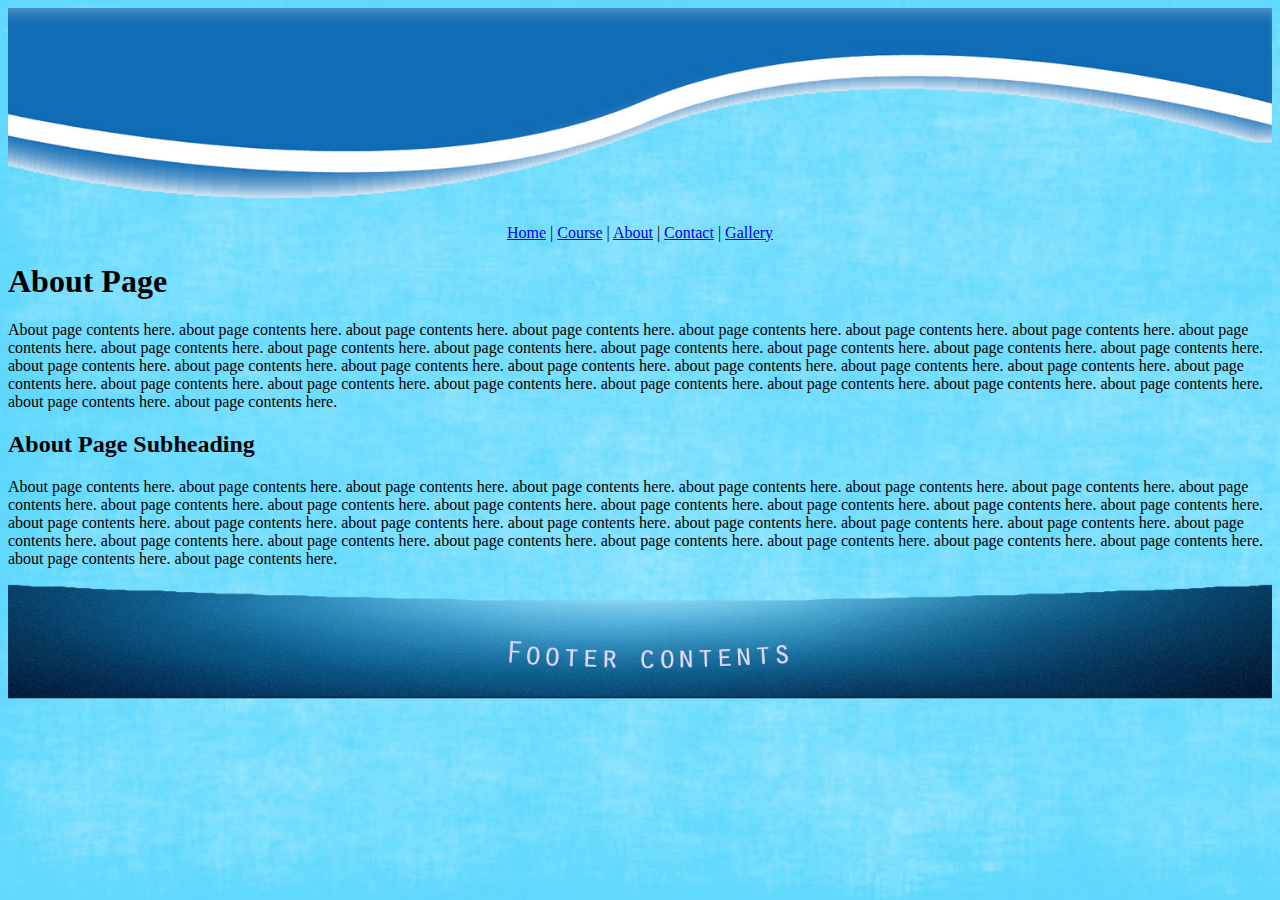
<file: about.html>
<!DOCTYPE html>
<html>
<head>

<title>Exercise Home Page</title>
<link rel="shortcut icon" href="../img/favicon.ico" type="image/x-icon">


<style>
body {
  background-image: url('back1.jpg');
  background-repeat: no-repeat;
  background-attachment: fixed;  
  background-size: cover;
}


</style>
</head>
<body>

<img src="header.png" width="100%">

<p align= "center">
	<a href="Home.html">Home</a>
	|
	<a href="course.html">Course</a>
	|
	<a href="about.html">About</a>
	|
	<a href="contact.html">Contact</a>
	|
	<a href="gallery.html">Gallery</a>
</p>

<h1>About Page</h1>


<p>About page contents here. about page contents here. about page contents here. about page contents here. about page contents here. about page contents here. about page contents here. about page contents here. about page contents here. about page contents here. about page contents here. about page contents here. about page contents here. about page contents here. about page contents here. about page contents here. about page contents here. about page contents here. about page contents here. about page contents here. about page contents here. about page contents here. about page contents here. about page contents here. about page contents here. about page contents here. about page contents here. about page contents here. about page contents here. about page contents here. about page contents here. about page contents here.</p>


<h2>About Page Subheading</h2>
<p>About page contents here. about page contents here. about page contents here. about page contents here. about page contents here. about page contents here. about page contents here. about page contents here. about page contents here. about page contents here. about page contents here. about page contents here. about page contents here. about page contents here. about page contents here. about page contents here. about page contents here. about page contents here. about page contents here. about page contents here. about page contents here. about page contents here. about page contents here. about page contents here. about page contents here. about page contents here. about page contents here. about page contents here. about page contents here. about page contents here. about page contents here. about page contents here.</p>


<img src="footer.png" width="100%">


</body>
</html>
</file>
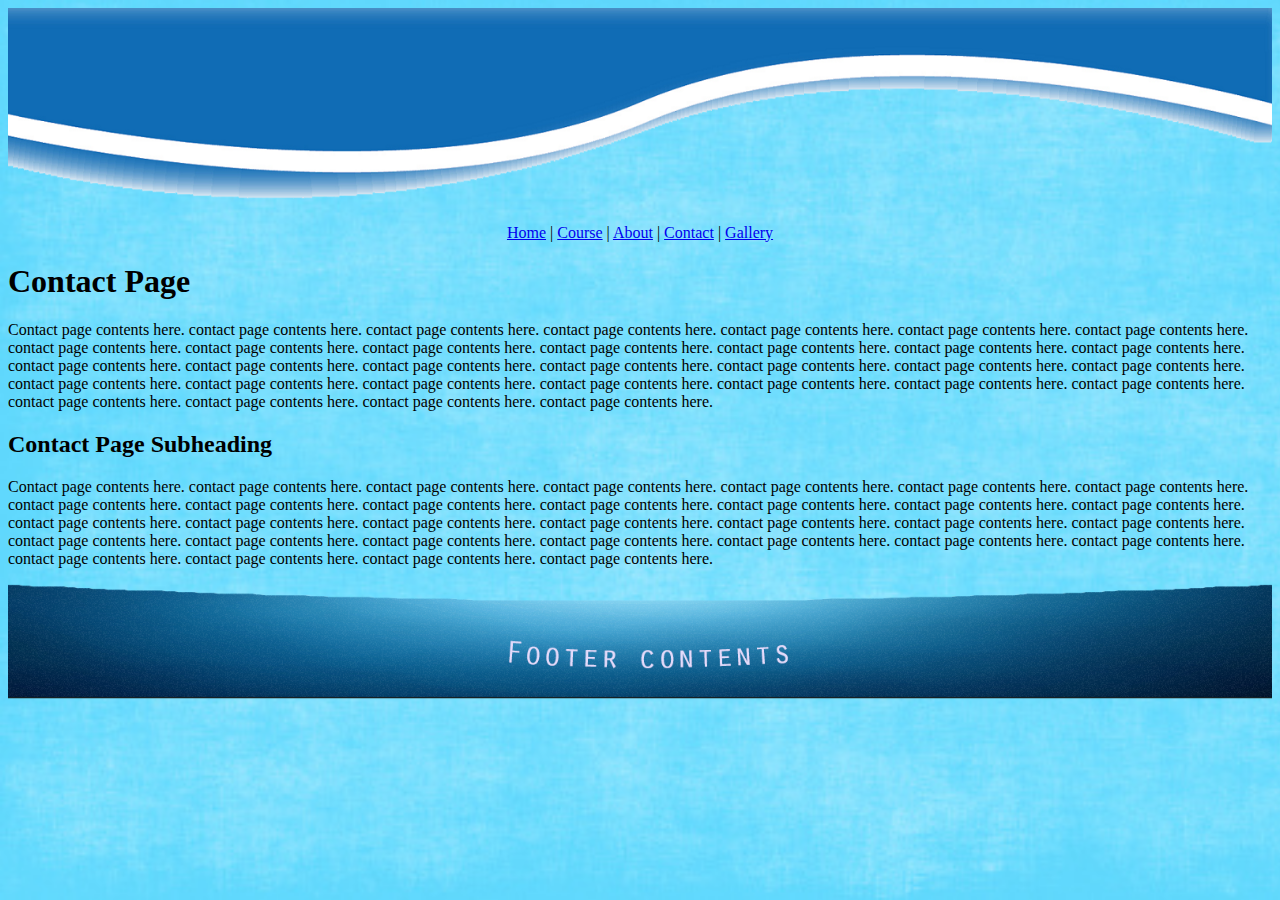
<file: contact.html>
<!DOCTYPE html>
<html>
<head>

<title>Exercise Home Page</title>
<link rel="shortcut icon" href="../img/favicon.ico" type="image/x-icon">


<style>
body {
  background-image: url('back1.jpg');
  background-repeat: no-repeat;
  background-attachment: fixed;  
  background-size: cover;
}


</style>
</head>
<body>

<img src="header.png" width="100%">

<p align= "center">
	<a href="Home.html">Home</a>
	|
	<a href="course.html">Course</a>
	|
	<a href="about.html">About</a>
	|
	<a href="contact.html">Contact</a>
	|
	<a href="gallery.html">Gallery</a>
</p>

<h1>Contact Page</h1>


<p>Contact page contents here. contact page contents here. contact page contents here. contact page contents here. contact page contents here. contact page contents here. contact page contents here. contact page contents here. contact page contents here. contact page contents here. contact page contents here. contact page contents here. contact page contents here. contact page contents here. contact page contents here. contact page contents here. contact page contents here. contact page contents here. contact page contents here. contact page contents here. contact page contents here. contact page contents here. contact page contents here. contact page contents here. contact page contents here. contact page contents here. contact page contents here. contact page contents here. contact page contents here. contact page contents here. contact page contents here. contact page contents here.</p>


<h2>Contact Page Subheading</h2>
<p>Contact page contents here. contact page contents here. contact page contents here. contact page contents here. contact page contents here. contact page contents here. contact page contents here. contact page contents here. contact page contents here. contact page contents here. contact page contents here. contact page contents here. contact page contents here. contact page contents here. contact page contents here. contact page contents here. contact page contents here. contact page contents here. contact page contents here. contact page contents here. contact page contents here. contact page contents here. contact page contents here. contact page contents here. contact page contents here. contact page contents here. contact page contents here. contact page contents here. contact page contents here. contact page contents here. contact page contents here. contact page contents here. </p>


<img src="footer.png" width="100%">


</body>
</html>
</file>
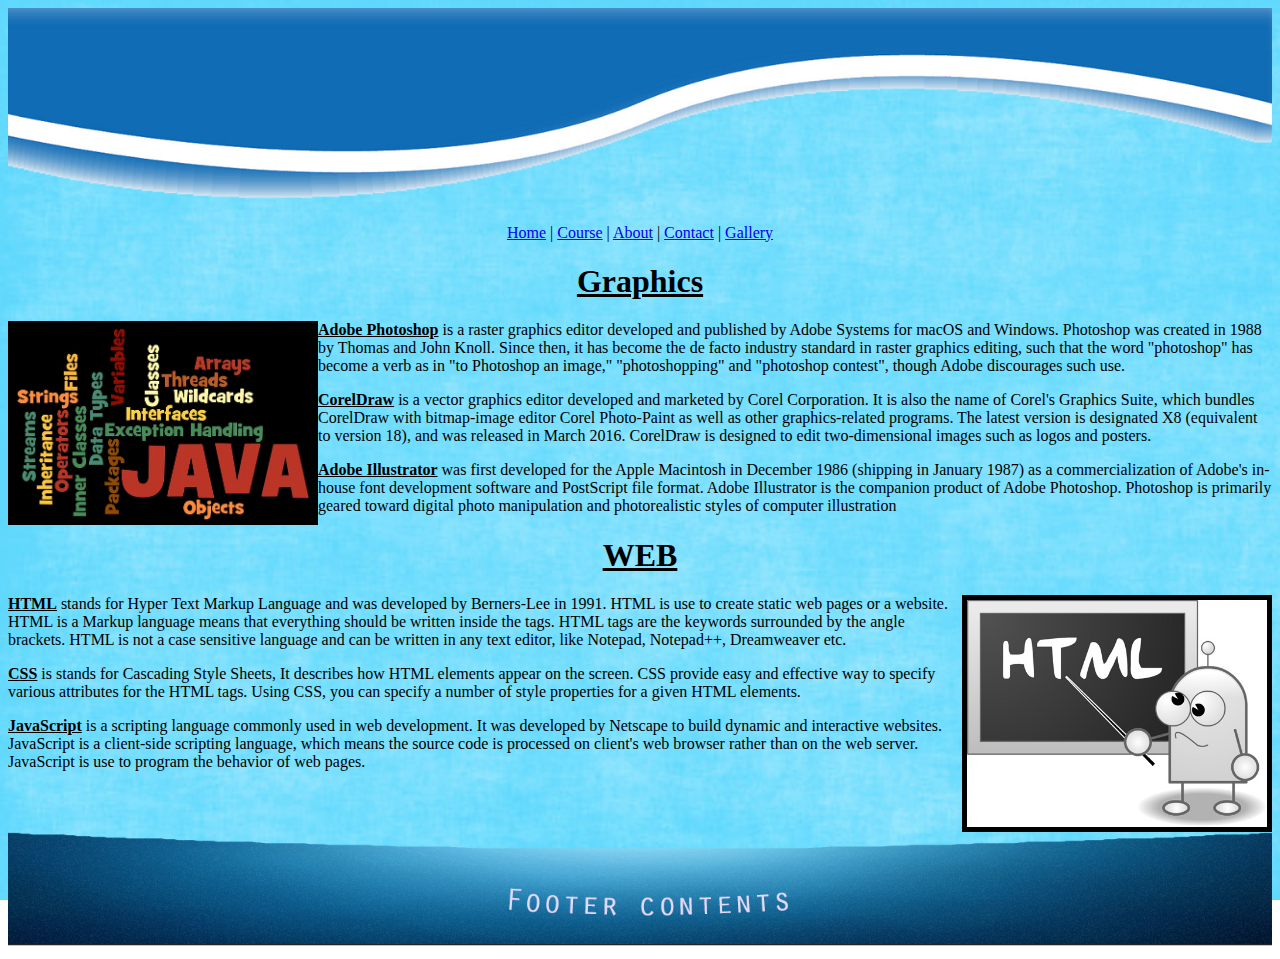
<file: course.html>
<!DOCTYPE html>
<html>
<head>

<title>Exercise Home Page</title>
<link rel="shortcut icon" href="../img/favicon.ico" type="image/x-icon">


<style>
body {
  background-image: url('back1.jpg');
  background-repeat: no-repeat;
  background-attachment: fixed;  
  background-size: cover;
}


</style>
</head>
<body>

<img src="header.png" width="100%">

<p align= "center">
	<a href="Home.html">Home</a>
	|
	<a href="course.html">Course</a>
	|
	<a href="about.html">About</a>
	|
	<a href="contact.html">Contact</a>
	|
	<a href="gallery.html">Gallery</a>
</p>

<h1 align="center"><u>Graphics</u></h1>
<img src="java01.jpg" width="300px" border="5px" align="left">


<p><u><b>Adobe Photoshop</b></u> is a raster graphics editor developed and published by Adobe Systems for macOS and Windows. Photoshop was created in 1988 by Thomas and John Knoll. Since then, it has become the de facto industry standard in raster graphics editing, such that the word "photoshop" has become a verb as in "to Photoshop an image," "photoshopping" and "photoshop contest", though Adobe discourages such use.</p>


<p><u><b>CorelDraw</b></u> is a vector graphics editor developed and marketed by Corel Corporation. It is also the name of Corel's Graphics Suite, which bundles CorelDraw with bitmap-image editor Corel Photo-Paint as well as other graphics-related programs. The latest version is designated X8 (equivalent to version 18), and was released in March 2016. CorelDraw is designed to edit two-dimensional images such as logos and posters.</p>


<p><u><b>Adobe Illustrator</b></u> was first developed for the Apple Macintosh in December 1986 (shipping in January 1987) as a commercialization of Adobe's in-house font development software and PostScript file format. Adobe Illustrator is the companion product of Adobe Photoshop. Photoshop is primarily geared toward digital photo manipulation and photorealistic styles of computer illustration</p>

<h1 align="center"><u>WEB</u></h1>
<img src="html01.jpg" width="300px" border="5px" align="right">

<p><u><b>HTML</b></u> stands for Hyper Text Markup Language and was developed by Berners-Lee in 1991. HTML is use to create static web pages or a website. HTML is a Markup language means that everything should be written inside the tags. HTML tags are the keywords surrounded by the angle brackets. HTML is not a case sensitive language and can be written in any text editor, like Notepad, Notepad++, Dreamweaver etc.</p>


<p><u><b>CSS</b></u> is stands for Cascading Style Sheets, It describes how HTML elements appear on the screen. CSS provide easy and effective way to specify various attributes for the HTML tags. Using CSS, you can specify a number of style properties for a given HTML elements.</p>


<p><u><b>JavaScript</b></u> is a scripting language commonly used in web development. It was developed by Netscape to build dynamic and interactive websites. JavaScript is a client-side scripting language, which means the source code is processed on client's web browser rather than on the web server. JavaScript is use to program the behavior of web pages.</p>




<img src="footer.png" width="100%">


</body>
</html>
</file>
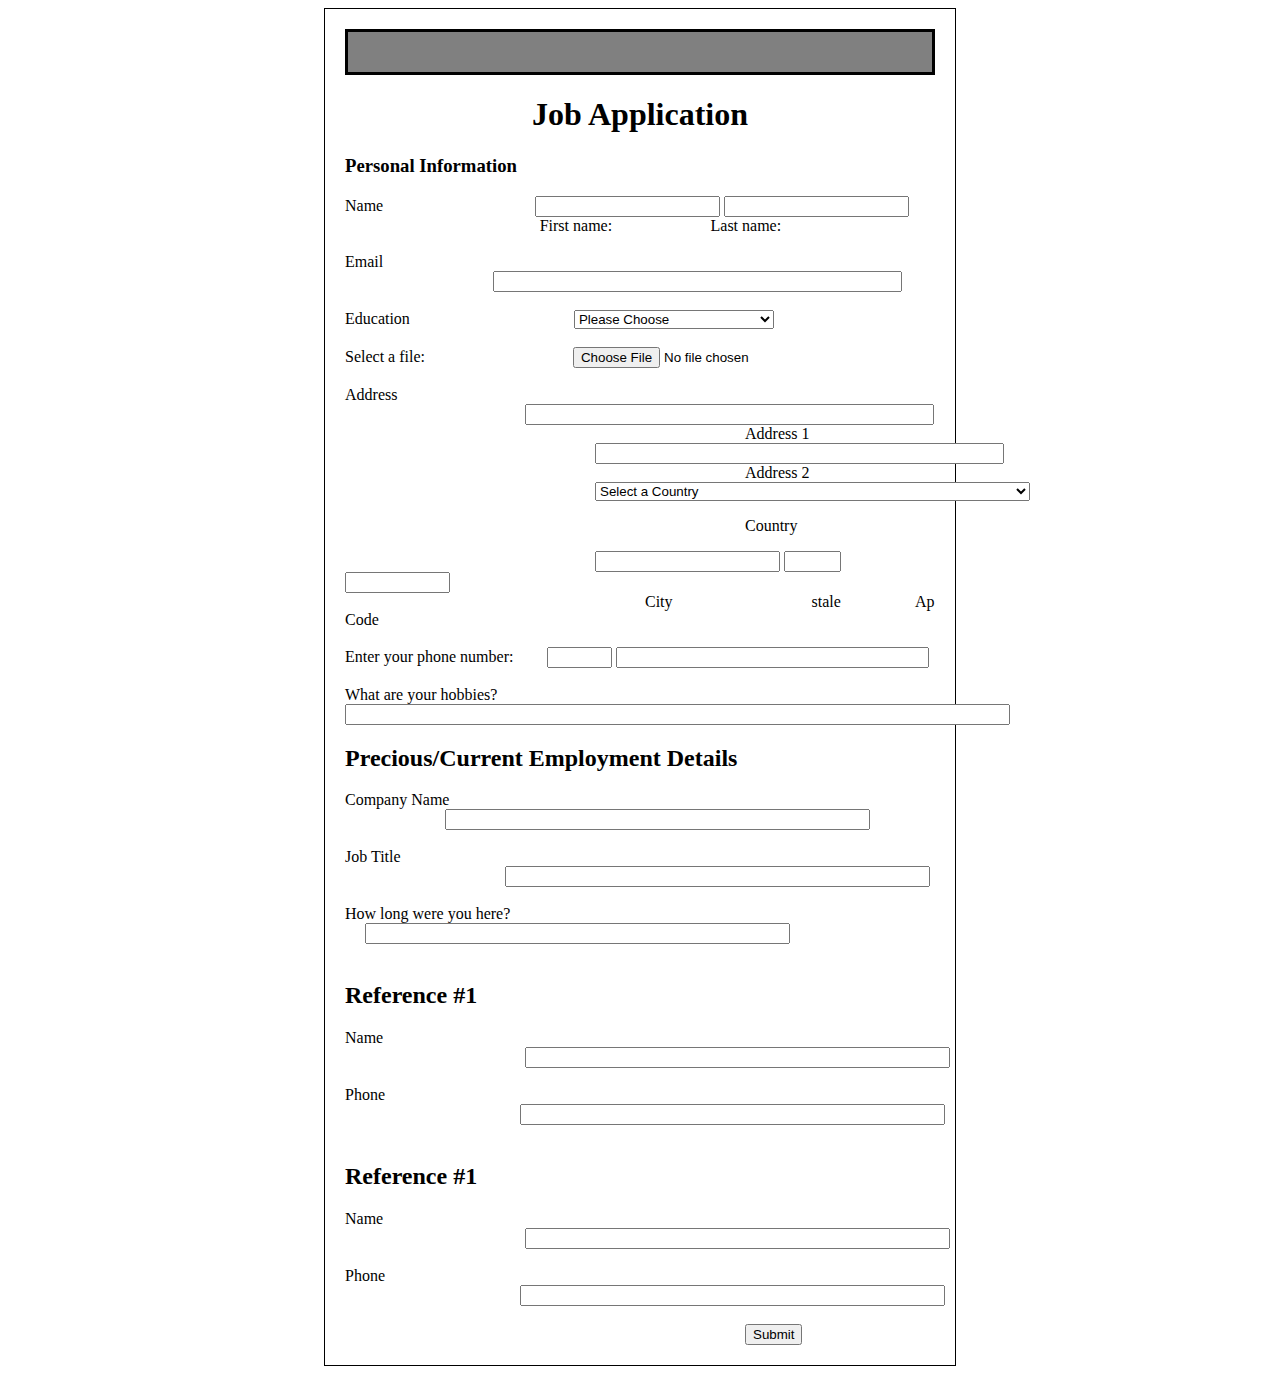
<file: formtask.html>
<!DOCTYPE html>
<html lang="en">
<head>

	<style>
    
    .div-3 {
    	border-style: solid;
    	background-color: gray;
    	height: 40px;
    }
    .main{
    width: 14px;
    height: 100px;
    background-color: red;
    
    position: absolute;
    top:0;
    bottom: 0;
    left: 100;
    right: 0;
    
    margin: auto;
    }


    #education{
 		width:200px;   
	}
	#country{
 		width:435px;   
	}
</style>

</head>

<body>
   <div id="main" style="background-color:white; border: solid 1px; margin-left: 25%; margin-right: 25%; color:black; padding:20px;" >
    	<div class="div-3"> </div>

  <h1 align="center">Job Application</h1>
  <h3>Personal Information</h3>
  
  	<form>
  	  
  		<a>Name</a>
  			<input type="text" id="fname" name="fname" value="" style="display:inline-block;margin-left:25%;">
  			<input type="text" id="lname" name="lname" value=""><br>
  			<label for="fname" style="margin-left: 33%">First name:</label>
  			<label for="lname" style="margin-left: 16% ">Last name:</label>

  		<br>
  		<br>


  			
  			<label for="emails">Email</label>
  			<input type="email" id="emails" name="emails" multiple  size="48" style="margin-left: 25%" >

  			<br>
  			<br>



  			<label for="education">Education</label>
  			<select name="education" id="education"  style="margin-left: 160px">
    		<option value="Pakistan">Please Choose</option>
    		<option value="bs">BS</option>
    		<option value="ms">MS</option>
    		<option value="phd">PHD</option>
  			</select>

			<br>
  			<br>

  			<label for="myfile">Select a file:</label>
  			<input type="file" id="myfile" name="myfile" style="margin-left: 144px">
  	
  			<br>
  			<br>

			<a>Address</a>
			<input type="text" id="fname" name="fname" value="" size="48" style="margin-left: 180px"><br>
  			<label for="fname" style="margin-left: 400px; margin-top:50px">Address 1</label><br>
  			<input type="text" id="lname" name="lname" value="" size="48" style="margin-left: 250px"><br>
  			<label for="lname" style="margin-left: 400px">Address 2</label>
  			<br>

  		
  			<select name= "country" id="country" style="margin-left: 250px">
    			<option value="selt">Select a Country</option>
				<option value="Afghanistan">Afghanistan</option>
				<option value="Algeria">Algeria</option>
				<option value="American Samoa">American Samoa</option>
				<option value="Andorra">Andorra</option>
			</select>
			<p style="margin-left: 400px">Country</p>



			 <input type="text" id="city" name="city" value="" size="20" style="margin-left: 250px" >
			 <input type="text" id="stale" name="stale" value="" size="4">
			 <input type="text" id="code" name="code" value="" size="10"><br>
  			 <label for="city" style="margin-left: 300px">City</label>
  			 <label for="stale" style="margin-left: 135px">stale</label>
  			 <label for="code" style="margin-left: 70px">Ap Code</label><br>
  			 <br>

  			 <label for="phone">Enter your phone number:</label>
  			 <input type="tel" id="phone" name="phone" size="5" pattern="[0-9]{3}" style="margin-left: 30px">
  			 <input type="tel" id="phone" name="phone" size="36" pattern="[0-9]{3}-[0-9]{2}-[0-9]{3}">
  			 <br>
  			 <br>
  			 <label for="hobbies">What are your hobbies?</label>
  			 <br>
  			 <input type="text" id="hobbies" name="hobbies" value="" size="80" ">
  		

  		
  			<h2>Precious/Current Employment Details</h2>
  			<label for="company-name">Company Name</label>
  			<input type="text" name="company-name" id="company-name"  size="50" style="margin-left: 100px"><br><br>
  			<label for="job">Job Title</label>
  			<input type="text" name="job" id="job" size="50" style="margin-left: 160px"><br><br>
  			<label for="timeperiod">How long were you here?</label>
  			<input type="text" name="timeperiod" id="timeperiod" size="50" style="margin-left: 20px"><br><br>

  			<h2>Reference #1</h2>
  			<label for="name">Name</label>
  			<input type="text" name="name" id="name" size="50" style="margin-left: 180px"><br><br>
  			<label for="phone">Phone</label>
  			<input type="tel" id="phone" name="phone" pattern="[0-9]{3}-[0-9]{2}-[0-9]{3}" size="50" style="margin-left: 175px"><br><br>

  			<h2>Reference #1</h2>
  			<label for="name">Name</label>
  			<input type="text" name="name" id="name" size="50" style="margin-left: 180px"><br><br>
  			<label for="phone">Phone</label>
  			<input type="tel" id="phone" name="phone" pattern="[0-9]{3}-[0-9]{2}-[0-9]{3}" size="50" style="margin-left: 175px"><br><br>
  		
	  	
  	<input type="submit" value="Submit" style="margin-left: 400px"><br>
  	</form>
  </div>
</body>


</body>
</html>
</file>
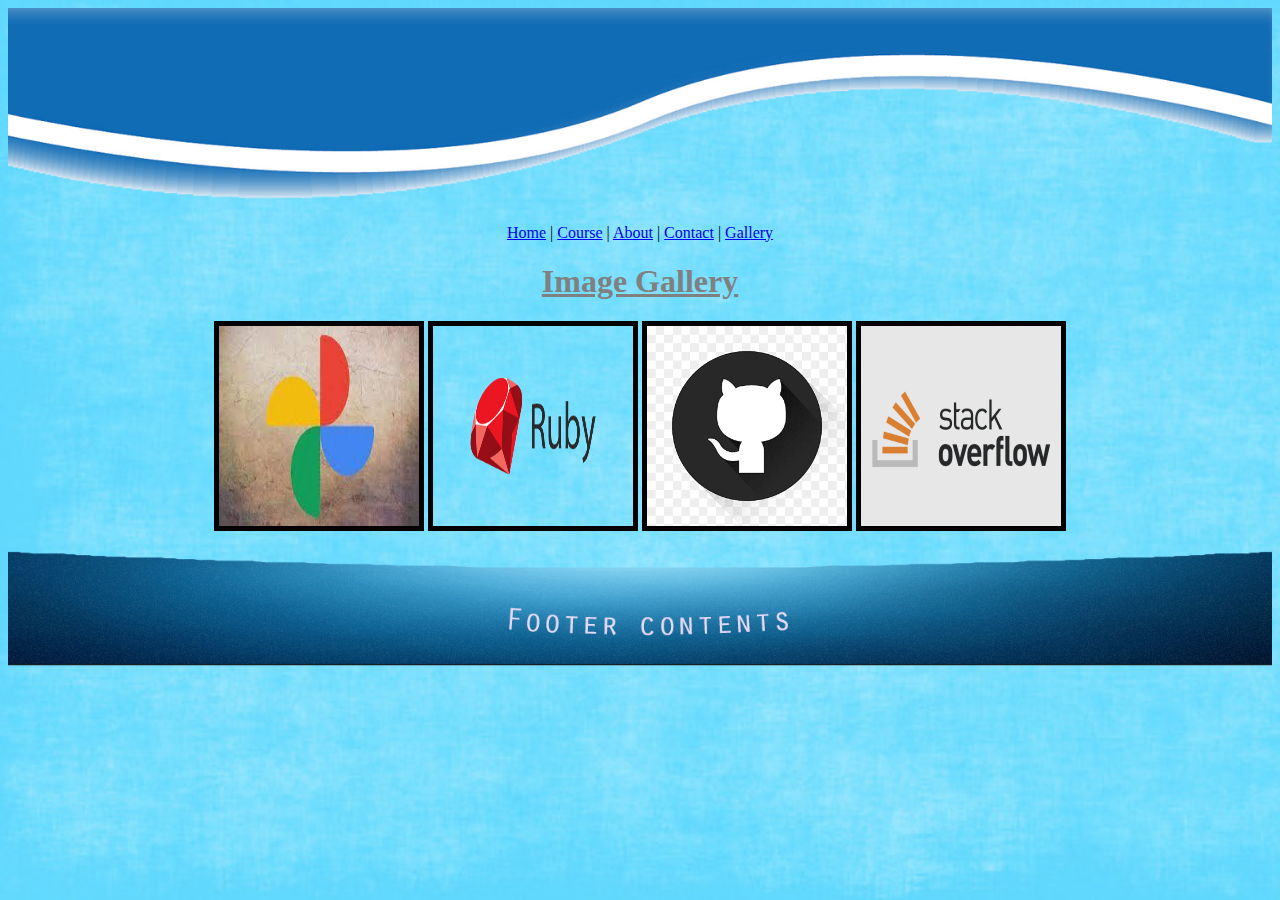
<file: gallery.html>
<!DOCTYPE html>
<html>
<head>

<title>Exercise Home Page</title>
<link rel="shortcut icon" href="../img/favicon.ico" type="image/x-icon">


<style>
body {
  background-image: url('back1.jpg');
  background-repeat: no-repeat;
  background-attachment: fixed;  
  background-size: cover;
}


</style>
</head>
<body>

<img src="header.png" width="100%">

<p align= "center">
	<a href="Home.html">Home</a>
	|
	<a href="course.html">Course</a>
	|
	<a href="about.html">About</a>
	|
	<a href="contact.html">Contact</a>
	|
	<a href="gallery.html">Gallery</a>
</p>

<h1 align="center" style="color: gray;"><u>Image Gallery</u></h1>


<p align="center">
<a href="https://www.google.com/" target="_blank"><img src="google.jpeg" alt="Google Page" width="200" height="200" style="border:5px solid black"></a>

<a href="https://www.ruby-lang.org/en/documentation/" target="_blank"><img src="ruby.png" alt="Ruby Documentation" width="200" height="200" style="border:5px solid black"></a>

<a href="https://git-scm.com/" target="_blank"><img src="git.png" alt="Git Page" width="200" height="200" style="border:5px solid black"></a>

<a href="https://stackoverflow.com/" target="_blank"><img src="stackoverflow.png" alt="Stack Overflow Page" width="200" height="200" style="border:5px solid black"></a>

</p>



<img src="footer.png" width="100%">


</body>
</html>
</file>
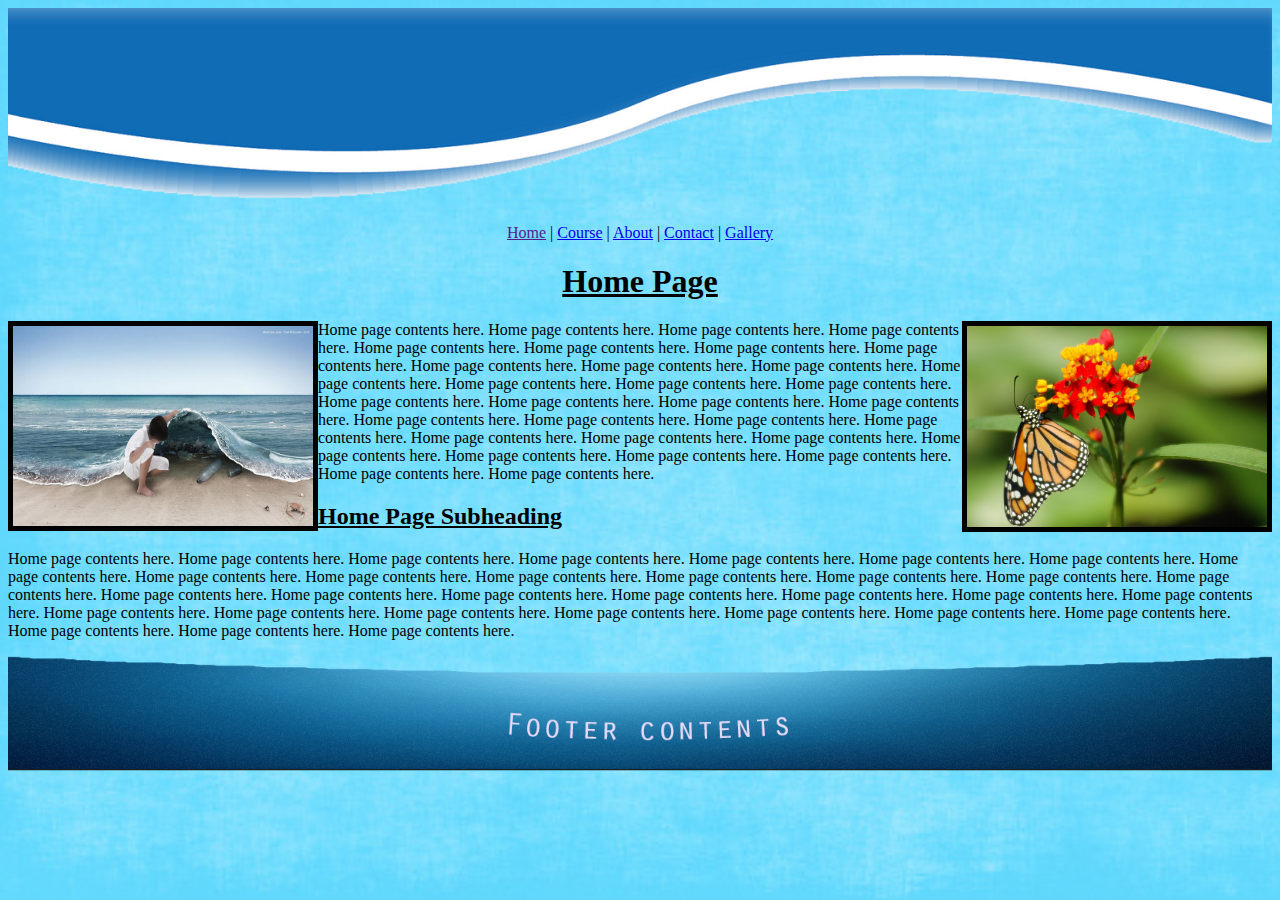
<file: Home.html>
<!DOCTYPE html>
<html>
<head>

<title>Exercise Home Page</title>
<link rel="shortcut icon" href="../img/favicon.ico" type="image/x-icon">


<style>
body {
  background-image: url('back1.jpg');
  background-repeat: no-repeat;
  background-attachment: fixed;  
  background-size: cover;
}


</style>
</head>
<body>

<img src="header.png" width="100%">

<p align= "center">
	<a href="">Home</a>
	|
	<a href="course.html">Course</a>
	|
	<a href="about.html">About</a>
	|
	<a href="contact.html">Contact</a>
	|
	<a href="gallery.html">Gallery</a>
</p>

<h1 align="center"><u>Home Page</u></h1>
<img src="butterfly.jpg" width="300px" border="5px" align="right">
<img src="sea.jpg" width="300px" height="200px" border="5px" align="left">

<p>Home page contents here. Home page contents here. Home page contents here. Home page contents here. Home page contents here. Home page contents here. Home page contents here. Home page contents here. Home page contents here. Home page contents here. Home page contents here. Home page contents here. Home page contents here. Home page contents here. Home page contents here. Home page contents here. Home page contents here. Home page contents here. Home page contents here. Home page contents here. Home page contents here. Home page contents here. Home page contents here. Home page contents here. Home page contents here. Home page contents here. Home page contents here. Home page contents here. Home page contents here. Home page contents here. Home page contents here. Home page contents here.</p>


<h2><u>Home Page Subheading</u></h2> 
<p>Home page contents here. Home page contents here. Home page contents here. Home page contents here. Home page contents here. Home page contents here. Home page contents here. Home page contents here. Home page contents here. Home page contents here. Home page contents here. Home page contents here. Home page contents here. Home page contents here. Home page contents here. Home page contents here. Home page contents here. Home page contents here. Home page contents here. Home page contents here. Home page contents here. Home page contents here. Home page contents here. Home page contents here. Home page contents here. Home page contents here. Home page contents here. Home page contents here. Home page contents here. Home page contents here. Home page contents here. Home page contents here.</p>

<img src="footer.png" width="100%">


</body>
</html>
</file>
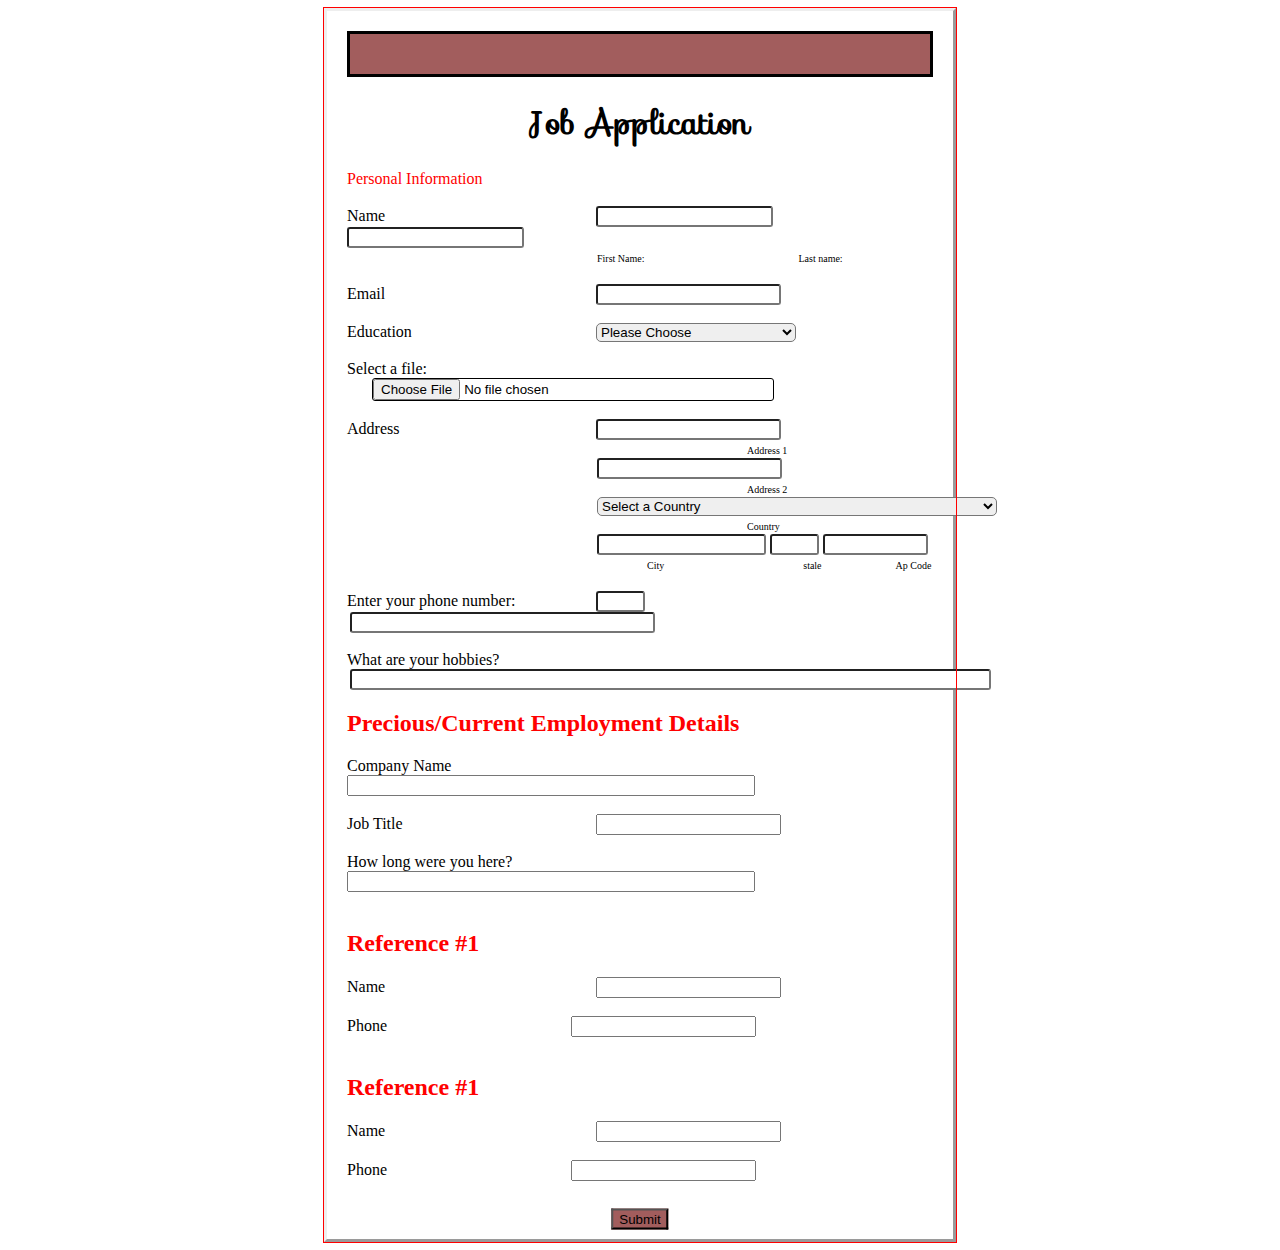
<file: Task 2/formtask.html>
<!DOCTYPE html>
<html lang="en">
<head>
 <link rel="stylesheet" href="mystyle.css">
 <link rel="stylesheet" href="https://fonts.googleapis.com/css?family=Sofia&effect=fire">

</head>

<body>
   <div id="main">
    	<div class="div-3"> </div>

  <h1 align="center" style="font-family: 'Sofia', serif;">Job Application</h1>
  <span style="color: red;">Personal Information</span><br><br>
  
  	<form>
  	  
  		<span class="side-bar-list">Name</span>
  			<input type="text" id="fname" name="fname" value="" size="19"  style="border-radius: 3px; display:inline-block;margin-left:25px;">
  			<input type="text" id="lname" name="lname" value="" size="19" style="border-radius: 3px"><br>
  			<label for="fname"  style="margin-left: 250px; font-size: 10px;">First Name:</label>
  			<label for="lname" style="margin-left: 150px; font-size: 10px;">Last name:</label>

  		<br>
  		<br>


  			
  			<label class="side-bar-list" for="emails">Email</label>
  			<input class="input-field" type="email" id="emails" name="emails" multiple style="border-radius: 3px; margin-left: 25px" >

  			<br>
  			<br>



  			<label class="side-bar-list" for="education">Education</label>
  			<select class="input-field" name="education" id="education"  style="margin-left: 25px">
    		<option value="Pakistan">Please Choose</option>
    		<option value="bs">BS</option>
    		<option value="ms">MS</option>
    		<option value="phd">PHD</option>
  			</select>

			<br>
  			<br>

  			<label class="side-bar-list" for="myfile">Select a file:</label>
  			<input class="input-field" type="file" id="myfile" name="myfile" style="border-radius: 3px; margin-left: 25px">
  	
  			<br>
  			<br>

			<span class="side-bar-list">Address</span>
			<input class="input-field" type="text" id="fname" name="fname" value="" style="border-radius: 3px; margin-left: 25px"><br>
  			<label for="fname" style="margin-left: 400px; margin-top:50px; font-size:10px">Address 1</label><br>
  			<input  class="input-field" type="text" id="lname" name="lname" value="" style="border-radius: 3px; margin-left: 250px"><br>
  			<label for="lname" style="margin-left: 400px; font-size:10px">Address 2</label>
  			<br>

  		
  			<select class="input-field"  name= "country" id="country" style="margin-left: 250px">
    		<option value="selt">Select a Country</option>
				<option value="Afghanistan">Afghanistan</option>
				<option value="Algeria">Algeria</option>
				<option value="American Samoa">American Samoa</option>
				<option value="Andorra">Andorra</option>
			</select>
			<span style="margin-left: 400px ; font-size: 10px">Country</span>



			 <input type="text" id="city" name="city" value="" size="18" style="border-radius: 3px; margin-left: 250px" >
			 <input type="text" id="stale" name="stale" value="" size="3" style="border-radius: 3px">
			 <input type="text" id="code" name="code" value="" size="10" style="border-radius: 3px"><br>
  			 <label for="city" style="margin-left: 300px; font-size:10px">City</label>
  			 <label for="stale" style="margin-left: 135px; font-size:10px">stale</label>
  			 <label for="code" style="margin-left: 70px; font-size:10px">Ap Code</label><br>
  			 <br>

  			 <label class="side-bar-list" for="phone">Enter your phone number:</label>
  			 <input type="tel" id="phone" name="phone" size="3" pattern="[0-9]{3}" style="border-radius: 3px; margin-left: 25px">
  			 <input type="tel" id="phone" name="phone" size="35" pattern="[0-9]{3}-[0-9]{2}-[0-9]{3}" style="border-radius: 3px; margin-left:3px">
  			 <br>
  			 <br>
  			 <label for="hobbies">What are your hobbies?</label>
  			 <br>
  			 <input type="text" id="hobbies" name="hobbies" value="" size="77" " style="margin-left: 3px; border-radius: 3px;">
  		

  		
  			<h2 style="color:red;">Precious/Current Employment Details</h2>
  			<label class="side-bar-list" for="company-name">Company Name</label>
  			<input class="input-field" type="text" name="company-name" id="company-name"  size="50"><br><br>
  			<label class="side-bar-list" for="job">Job Title</label>
  			<input class="input-field"type="text" name="job" id="job"  style="margin-left: 25px"><br><br>
  			<label class="side-bar-list" for="timeperiod">How long were you here?</label>
  			<input class="input-field" type="text" name="timeperiod" id="timeperiod" size="50"><br><br>

  			<h2 style="color:red">Reference #1</h2>
  			<label class="side-bar-list" for="name">Name</label>
  			<input class="input-field" type="text" name="name" id="name" style="margin-left: 25px"><br><br>
  			<label class="side-bar-list" for="phone">Phone</label>
  			<input class="input-field" type="tel" id="phone" name="phone" pattern="[0-9]{3}-[0-9]{2}-[0-9]{3}"><br><br>

  			<h2 style="color:red">Reference #1</h2>
  			<label class="side-bar-list" for="name">Name</label>
  			<input class="input-field" type="text" name="name" id="name" style="margin-left: 25px"><br><br>
  			<label class="side-bar-list" for="phone">Phone</label>
  			<input class="input-field" type="tel" id="phone" name="phone" pattern="[0-9]{3}-[0-9]{2}-[0-9]{3}"  ><br><br>
  		
  		<div class="container">
  			<input class="submit" type="submit" value="Submit" style="background-color: hsl(0, 27%, 50%);">
  		</div>
  	</form>
  </div>
</body>


</body>
</html>
</file>
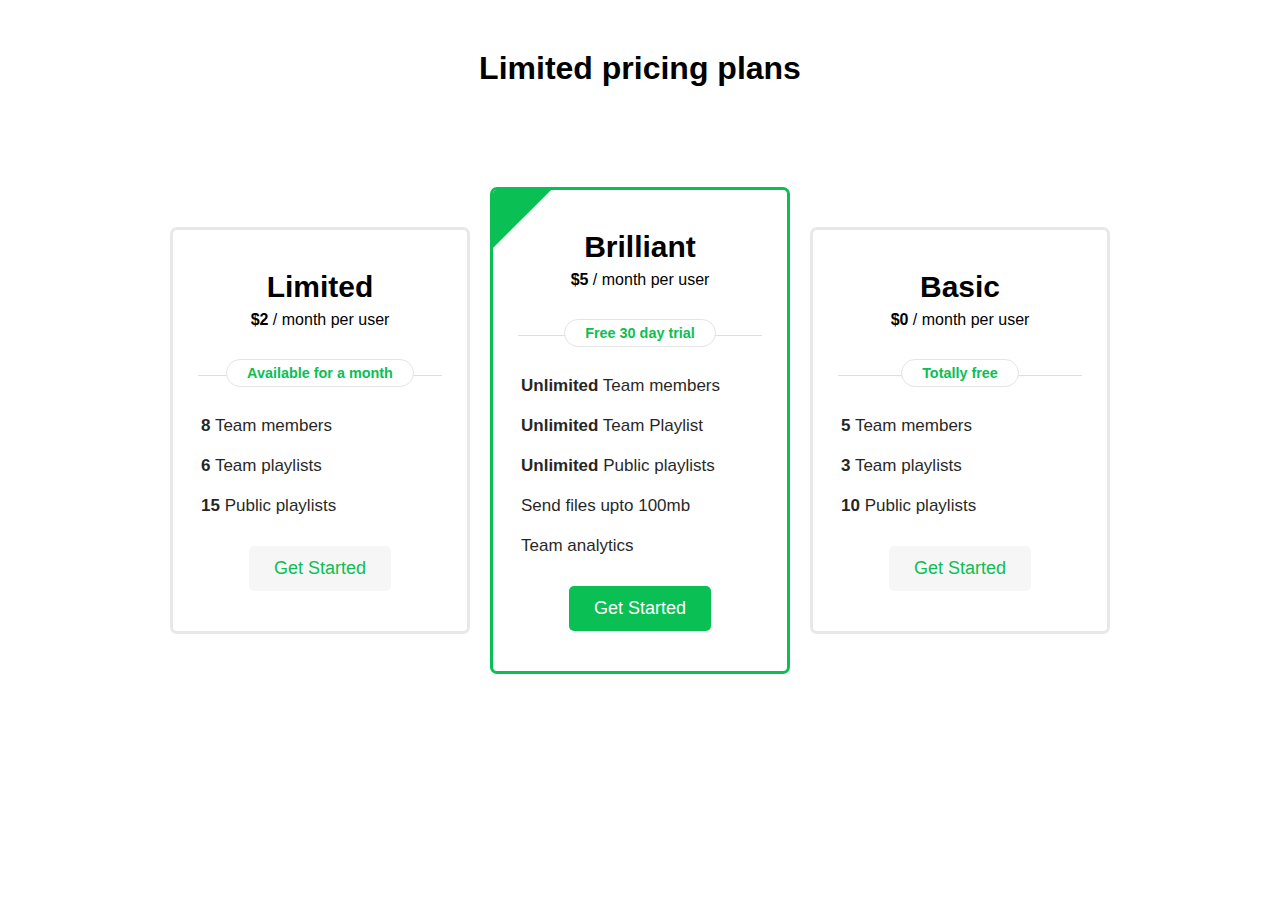
<file: Task 3/CSS_task.html>
<!DOCTYPE html>
<html lang="en">
<head>
 <link rel="stylesheet" href="mystyle.css">
<link rel="stylesheet" href="https://cdnjs.cloudflare.com/ajax/libs/font-awesome/6.1.2/css/all.min.css" integrity="sha512-1sCRPdkRXhBV2PBLUdRb4tMg1w2YPf37qatUFeS7zlBy7jJI8Lf4VHwWfZZfpXtYSLy85pkm9GaYVYMfw5BC1A==" crossorigin="anonymous" referrerpolicy="no-referrer" />

</head>

<body>
	<div class="header">
		<h1>Limited pricing plans</h1>
	</div>

	<div class="package-list-box">
		<div class="package-limited">
			<div class="name">Limited</div>
			<div class="price">
				<strong>$2</strong> / month per user
			</div>
			<div class="trail">Available for a month</div>
			<hr>
			<ul class="list">
				<li><i class="fa-solid fa-angle-right"></i><strong>8</strong> Team members</li>
				<li><i class="fa-solid fa-angle-right"></i><strong>6</strong> Team playlists </li>
				<li><i class="fa-solid fa-angle-right"></i><strong>15</strong> Public playlists</li>
			</ul>
			<button class="get">Get Started</button>
		</div>

		

		<div class="package-brilliant">
			<div class="absolute"><span class="fa-regular fa-star"></span></div>
			<div class="name">Brilliant</div>
			<div class="price">
				<strong>$5</strong> / month per user
			</div>
			<div class="trail">Free 30 day trial</div>
			<hr>
			<ul class="list">
				<li><i class="fa-solid fa-angle-right"></i><strong>Unlimited</strong> Team members</li>
				<li><i class="fa-solid fa-angle-right"></i><strong>Unlimited</strong> Team Playlist</li>
				<li><i class="fa-solid fa-angle-right"></i><strong>Unlimited</strong> Public playlists</li>
				<li><i class="fa-solid fa-angle-right"></i> Send files upto 100mb</li>
				<li><i class="fa-solid fa-angle-right"></i> Team analytics</li>
			</ul>
			<button class="get-brillient">Get Started</button>
		</div>


		<div class="package-basic">
			<div class="name">Basic</div>
			<div class="price">
				<strong>$0</strong> / month per user
			</div>
			<div class="trail">Totally free</div>
			<hr>
			<ul class="list">
				<li><i class="fa-solid fa-angle-right"></i><strong>5</strong> Team members</li>
				<li><i class="fa-solid fa-angle-right"></i><strong>3</strong> Team playlists </li>
				<li><i class="fa-solid fa-angle-right"></i><strong>10</strong> Public playlists</li>
			</ul>
			<button class="get">Get Started</button>			

		</div>


	</div>
</body>


</html>
</file>
<file: Task 2/mystyle.css>
body{
  background-color: white;
}


.side-bar-list{
        display: inline-block;
        width: 220px;
    }

.input-field{
  max-width: 400px;
  margin: auto;
}

.div-3 {
  border-style: solid;
  background-color: hsl(0, 27%, 50%);
  height: 40px;
}
#main{
 	margin-left: 25%; 
 	margin-right: 25%;
  background-color:white; 
  border-style: outset; 
  color:black; 
  padding:20px;
  outline-style: solid;
  outline-color: red;
  outline-width: thin;
}




.history{
  border-radius: 3px;
}

#myfile{
  border: solid 1px black;
  width:400px;
  border-radius: 5px;
}

#education{
 	width:200px;
  border-radius: 5px;
}
	
#country{
 	width:400px;
  border-radius: 5px;   
}

.submit{
  margin: 0;
  position: absolute;
  top: 100%;
  left: 50%;
  -ms-transform: translate(-50%, -50%);
  transform: translate(-50%, -50%);
}

.container { 
  border-radius: 5px;
  height: 20px;
  position: relative;
}
</file>
<file: Task 3/mystyle.css>
.header{
	text-align: center;
	margin-top: 50px;
	margin-bottom: 50px;
}

.package-list-box{
	max-width: 1140px;
	/*padding-right: 20px;*/
	padding-top: 20px;
	margin-right: auto;
	margin-left: auto;
  margin-top: 30px;
  display: flex;
  flex-direction: row;
  justify-content: center;
  align-items: center;
  flex-flow: row wrap;
  align-content: space-between;
  align-content: space-around;
  overflow: auto; 
}

@media (min-width: 2000px) {
  .package-list-box {
    flex-direction: column;
    margin-top: 50px;
  }
}

.fa-regular{
	color: white;
	position: absolute;
	right: 7px;
	top:35px;
	transform: rotate(27deg);
}

div.absolute{
	position: absolute;
	top: -43px;
	left: -44px;
	width: 85px;
	height: 85px;
  background-color: #0abf53;
  transform: rotate(45deg);
}

.package-limited{
	/*display: inline-block;
	margin: auto;
	border: solid 1px;
	*/
	width: 300px;
	/*height: 500px;*/
	margin: 0 10px;
	margin-top: 30px;
	box-sizing: border-box;
	border: 3px solid #e8e8e8;
	background: var(--bg-color);
	border-radius: 7px;
	display: inline-block;
	padding: 40px 25px;
	text-align: center;
	-webkit-transition: .5s linear;
	transition: .5s linear;
	position: relative;
	transition-timing-function: ease;
}
.name{
	color: var(--heading-color);
	font-size: 30px;
	font-weight: 600;
	box-sizing: border-box;
	text-align: center;
}

.price{
	margin-top: 7px;
	margin-bottom: 10px;
	color: var(--font-color);
}


hr{
  background-color: #dedede;
  border: none;
  height: 1px;
}

ul {
  list-style: none;
  padding: 0;
  text-align: left;
  margin-top: 50px;
}

li {
  margin-bottom: 20px;
  font-size: 17px;
  color: var(--font-color);
  opacity: .85;
}

h1, h2, h3, h4, h5, h6, p, ul, ol {
  margin: 0;
}

button.get {
  border: none;
  outline: none;
  font-size: 18px;
  margin-top: 10px;
  color: #0abf53;
  background: rgba(170, 170, 170, 0.1);
  padding: 12px 25px;
  border-radius: 5px;
}


button.get-brillient{
	border: none;
  outline: none;
  font-size: 18px;
  margin-top: 10px;
  color: white;
  background-color: #0abf53;
  padding: 12px 25px;
  border-radius: 5px;

}

* {
  box-sizing: border-box;
  font-family: -apple-system, BlinkMacSystemFont, "Segoe UI", Roboto, Oxygen-Sans, Ubuntu, Cantarell, "Helvetica Neue", sans-serif;
}

button.get:hover{
	background-color: #0abf53;
	color: white;
}

.package-brilliant{
	width: 300px;
	/*height: 500px;*/
	margin: 0 10px;
	margin-top: 30px;
	box-sizing: border-box;
	border: 3px solid #e8e8e8;
    border-top-color: rgb(232, 232, 232);
  	border-right-color: rgb(232, 232, 232);
  	border-bottom-color: rgb(232, 232, 232);
  	border-left-color: rgb(232, 232, 232);
	background: var(--bg-color);
	border-radius: var(--border-radius);
	display: inline-block;
	padding: 40px 25px;
	text-align: center;
	-webkit-transition: .5s linear;
	transition: .5s linear;
	position: relative;
	transition-timing-function: ease;
	border-radius: 7px;
	border-color: #0abf53;
	overflow: hidden;
}

.fa-solid{
	color: #0abf53;
	margin-right: 3px;
	font-size: 15px;


}

/*.brilliant button.get {
  background: #0abf53;
  color: #fff;
}*/


.package-basic{
	width: 300px;
	/*height: 500px;*/
	margin: 0 10px;
	margin-top: 30px;
	box-sizing: border-box;
	border: 3px solid #e8e8e8;
	background: var(--bg-color);
	border-radius: 7px;
	display: inline-block;
	padding: 40px 25px;
	text-align: center;
	-webkit-transition: .5s linear;
	transition: .5s linear;
	position: relative;
	transition-timing-function: ease;
}




button, .btn, select {
  cursor: pointer;
}

button, input, select {
  -webkit-appearance: none;
  outline: none;
}


div.package-basic:hover {
  transform: translate(0px,-20px);
}

div.package-brilliant:hover {
  transform: translate(0px,-20px);
}
div.package-limited:hover {
  transform: translate(0px,-20px);
}


.trail{
	font-size: .9rem;
	font-weight: 600;
	padding: 5px 20px 5px 20px;
	color: #0abf53;
	border: 1px solid #e4e4e4;
	display: inline-block;
	border-radius: 15px;
	background-color: white;
	position: relative;
	bottom: -20px;
}

ul.list{
	margin-top: 40px;
}
</file>
